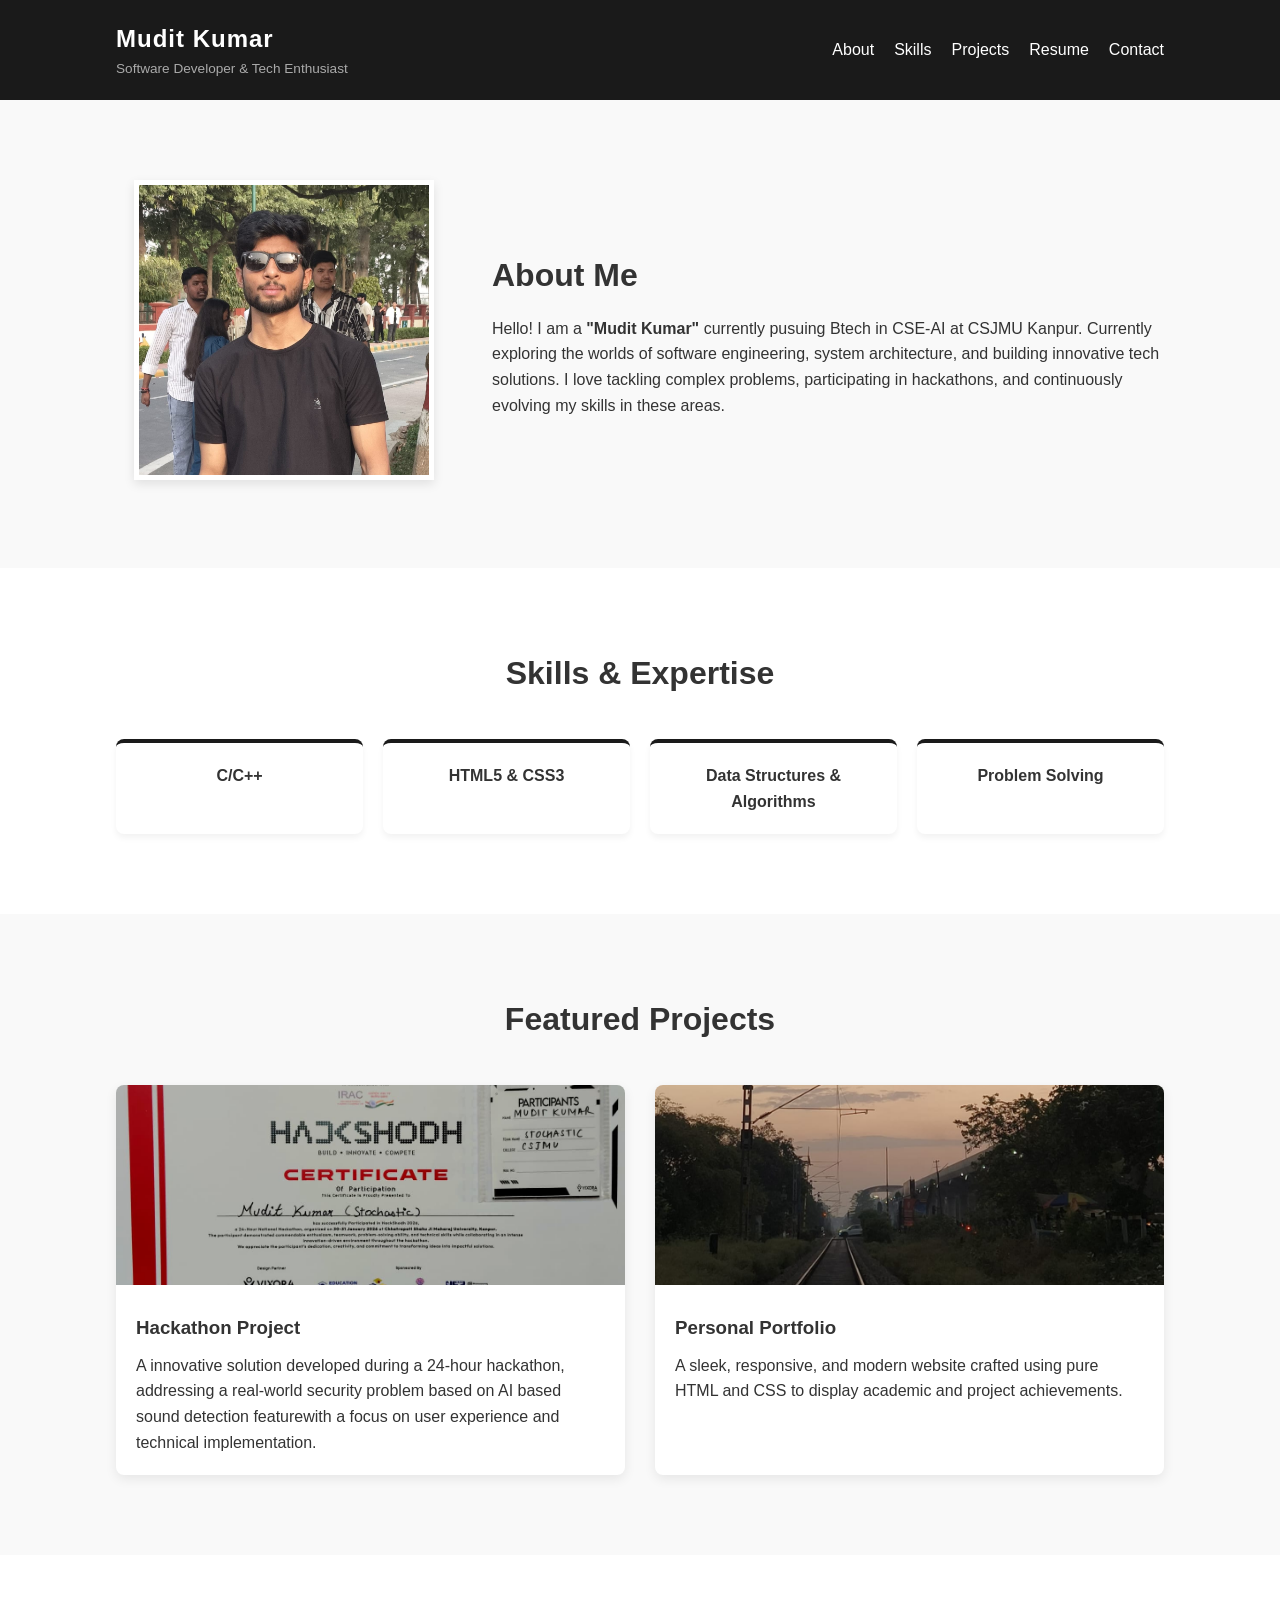
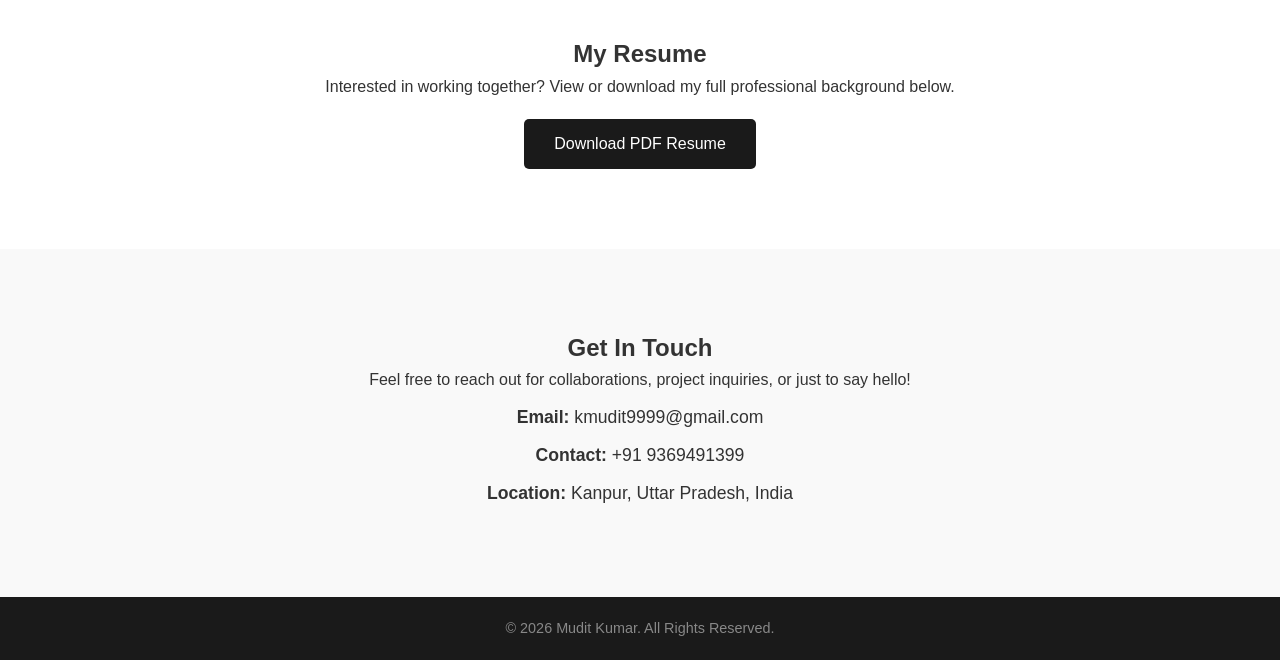
<file: Task_01-Portfolio_page/index.html>
<!DOCTYPE html>
<html lang="en">
<head>
    <meta charset="UTF-8">
    <meta name="viewport" content="width=device-width, initial-scale=1.0">
    <title>Mudit Kumar | Portfolio</title>
    <link rel="stylesheet" href="style.css">
</head>
<body>

    <header>
        <div class="container header-container">
            <div class="logo">
                <h1>Mudit Kumar</h1>
                <p class="tagline">Software Developer & Tech Enthusiast</p>
            </div>
            <nav>
                <ul>
                    <li><a href="#about">About</a></li>
                    <li><a href="#skills">Skills</a></li>
                    <li><a href="#projects">Projects</a></li>
                    <li><a href="#resume">Resume</a></li>
                    <li><a href="#contact">Contact</a></li>
                </ul>
            </nav>
        </div>
    </header>

    <section id="about" class="section bg-light">
        <div class="container about-container">
            <div class="about-img">
                <img src="images_taks_01\My image.jpeg" alt="Mudit Kumar">
            </div>
            <div class="about-text">
                <h2>About Me</h2>
                <p> Hello! I am a<b> "Mudit Kumar"</b> currently pusuing Btech in CSE-AI at CSJMU Kanpur.
                    Currently exploring the worlds of software engineering, system architecture, and building innovative tech solutions. I love tackling complex problems, participating in hackathons, and continuously evolving my skills in these areas.</p>
            </div>
        </div>
    </section>

    <section id="skills" class="section">
        <div class="container">
            <h2 class="section-title">Skills & Expertise</h2>
            <div class="skills-grid">
                <div class="skill-card">C/C++</div>
                <div class="skill-card">HTML5 & CSS3</div>
                <div class="skill-card">Data Structures & Algorithms</div>
                <div class="skill-card">Problem Solving</div>
            </div>
        </div>
    </section>

    <section id="projects" class="section bg-light">
        <div class="container">
            <h2 class="section-title">Featured Projects</h2>
            <div class="projects-grid">
                <div class="project-card">
                    <img src="images_taks_01\Hackathon.jpeg" alt="Project One" class="project-img">
                    <div class="project-info">
                        <h3>Hackathon Project</h3>
                        <p>A innovative solution developed during a 24-hour hackathon, addressing a real-world security problem based on AI based sound detection featurewith a focus on user experience and technical implementation.</p>
                    </div>
                </div>
                <div class="project-card">
                    <img src="images_taks_01/Wheather2.jpeg" alt="Project Two" class="project-img">
                    <div class="project-info">
                        <h3>Personal Portfolio</h3>
                        <p>A sleek, responsive, and modern website crafted using pure HTML and CSS to display academic and project achievements.</p>
                    </div>
                </div>
            </div>
        </div>
    </section>

    <section id="resume" class="section url-section">
        <div class="container text-center">
            <h2>My Resume</h2>
            <p>Interested in working together? View or download my full professional background below.</p>
            <a href="resume.pdf" class="btn" download>Download PDF Resume</a>
        </div>
    </section>

    <section id="contact" class="section bg-light">
        <div class="container text-center">
            <h2>Get In Touch</h2>
            <p>Feel free to reach out for collaborations, project inquiries, or just to say hello!</p>
            <div class="contact-details">
                <p><strong>Email:</strong> kmudit9999@gmail.com</p>
                <p><strong>Contact:</strong> +91 9369491399 </p>
                <p><strong>Location:</strong> Kanpur, Uttar Pradesh, India</p>
            </div>
        </div>
    </section>

    <footer>
        <div class="container text-center">
            <p>&copy; 2026 Mudit Kumar. All Rights Reserved.</p>
        </div>
    </footer>

</body>
</html>
</file>
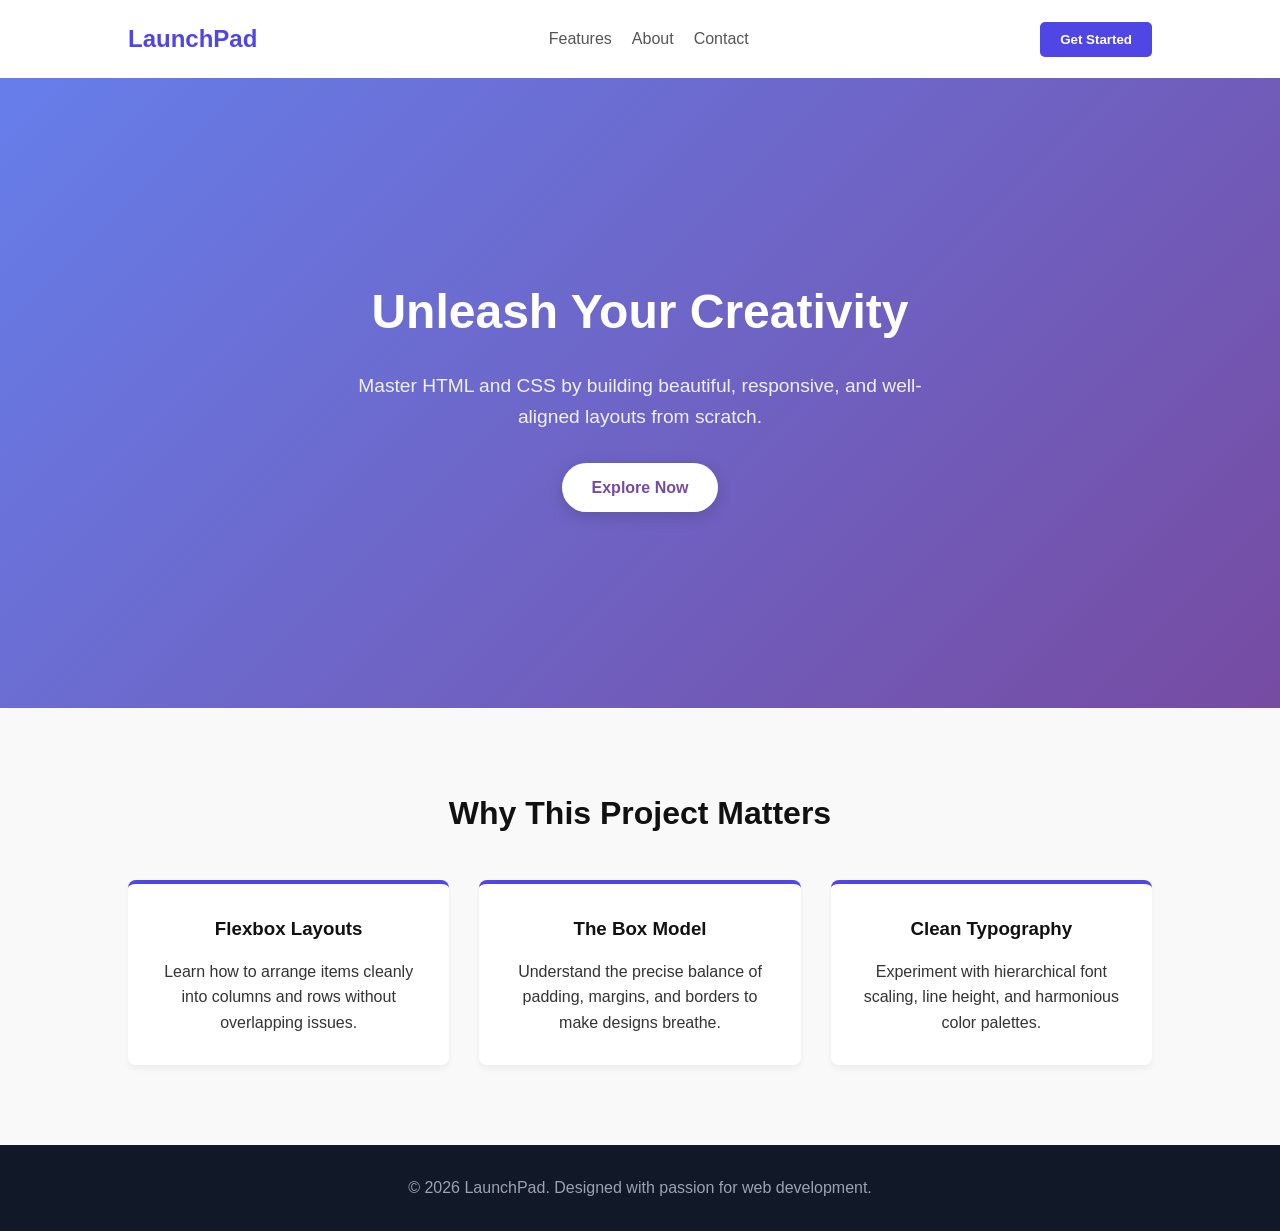
<file: Task_02/index.html>
<!DOCTYPE html>
<html lang="en">
<head>
    <meta charset="UTF-8">
    <meta name="viewport" content="width=device-width, initial-scale=1.0">
    <title>Modern Landing Page</title>
    <link rel="stylesheet" href="style.css">
</head>
<body>

    <header class="navbar">
        <div class="logo">LaunchPad</div>
        <nav>
            <ul class="nav-links">
                <li><a href="#features">Features</a></li>
                <li><a href="#about">About</a></li>
                <li><a href="#contact">Contact</a></li>
            </ul>
        </nav>
        <button class="cta-btn">Get Started</button>
    </header>

    <section class="hero">
        <div class="hero-content">
            <h1>Unleash Your Creativity</h1>
            <p>Master HTML and CSS by building beautiful, responsive, and well-aligned layouts from scratch.</p>
            <a href="#" class="hero-btn">Explore Now</a>
        </div>
    </section>

    <section id="features" class="features-section">
        <h2>Why This Project Matters</h2>
        <div class="feature-grid">
            <div class="feature-card">
                <h3>Flexbox Layouts</h3>
                <p>Learn how to arrange items cleanly into columns and rows without overlapping issues.</p>
            </div>
            <div class="feature-card">
                <h3>The Box Model</h3>
                <p>Understand the precise balance of padding, margins, and borders to make designs breathe.</p>
            </div>
            <div class="feature-card">
                <h3>Clean Typography</h3>
                <p>Experiment with hierarchical font scaling, line height, and harmonious color palettes.</p>
            </div>
        </div>
    </section>

    <footer class="footer">
        <p>&copy; 2026 LaunchPad. Designed with passion for web development.</p>
    </footer>

</body>
</html>
</file>
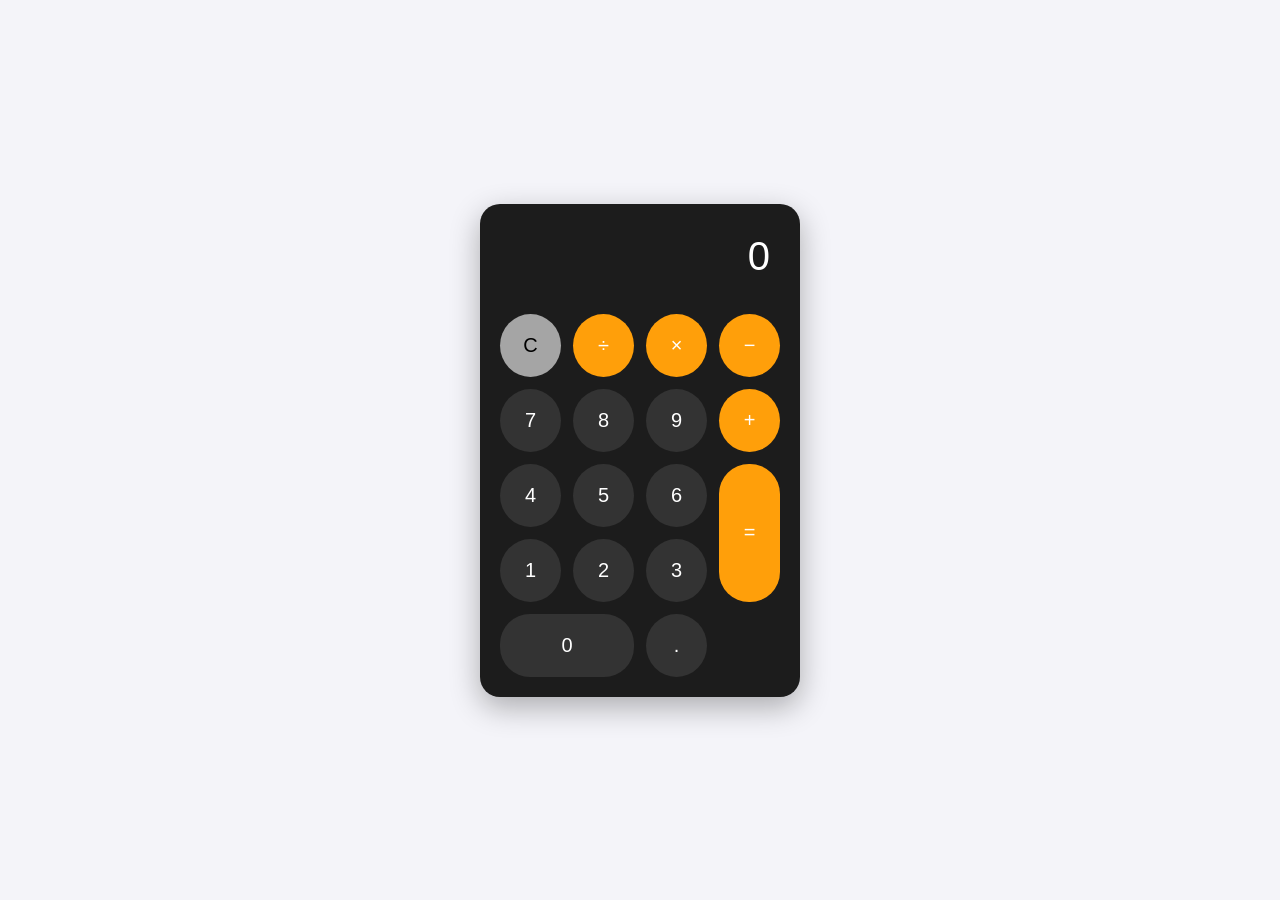
<file: Task_03/index.html>
<!DOCTYPE html>
<html lang="en">
<head>
    <meta charset="UTF-8">
    <meta name="viewport" content="width=device-width, initial-scale=1.0">
    <title>Simple Grid Calculator</title>
    <link rel="stylesheet" href="style.css">
</head>
<body>

    <div class="calculator">
        <div class="display" id="display">0</div>
        
        <div class="buttons">
            <button class="btn clear" data-type="clear">C</button>
            <button class="btn operator" data-type="operator" data-value="/">÷</button>
            <button class="btn operator" data-type="operator" data-value="*">×</button>
            <button class="btn operator" data-type="operator" data-value="-">−</button>
            
            <button class="btn" data-type="number" data-value="7">7</button>
            <button class="btn" data-type="number" data-value="8">8</button>
            <button class="btn" data-type="number" data-value="9">9</button>
            <button class="btn operator" data-type="operator" data-value="+">+</button>
            
            <button class="btn" data-type="number" data-value="4">4</button>
            <button class="btn" data-type="number" data-value="5">5</button>
            <button class="btn" data-type="number" data-value="6">6</button>
            <button class="btn equal" data-type="equal">=</button>
            
            <button class="btn" data-type="number" data-value="1">1</button>
            <button class="btn" data-type="number" data-value="2">2</button>
            <button class="btn" data-type="number" data-value="3">3</button>
            <button class="btn zero" data-type="number" data-value="0">0</button>
            
            <button class="btn" data-type="decimal" data-value=".">.</button>
        </div>
    </div>

    <script src="script.js"></script>
</body>
</html>
</file>
<file: Task_01-Portfolio_page/style.css>
/* --- Reset & Base Styles --- */
* {
    margin: 0;
    padding: 0;
    box-sizing: border-box;
}

body {
    font-family: 'Segoe UI', Tahoma, Geneva, Verdana, sans-serif;
    line-height: 1.6;
    color: #333;
    scroll-behavior: smooth;
}

.container {
    width: 85%;
    max-width: 1100px;
    margin: 0 auto;
    padding: 0 20px;
}

.section {
    padding: 80px 0;
}

.bg-light {
    background-color: #f9f9f9;
}

.section-title {
    text-align: center;
    margin-bottom: 40px;
    font-size: 2rem;
    position: relative;
}

.text-center {
    text-align: center;
}

/* --- Header & Navigation --- */
header {
    background: #1a1a1a;
    color: #fff;
    padding: 20px 0;
    position: sticky;
    top: 0;
    z-index: 100;
}

.header-container {
    display: flex;
    justify-content: space-between;
    align-items: center;
    flex-wrap: wrap;
}

.logo h1 {
    font-size: 1.5rem;
    letter-spacing: 1px;
}

.tagline {
    font-size: 0.85rem;
    color: #aaa;
}

nav ul {
    display: flex;
    list-style: none;
}

nav ul li {
    margin-left: 20px;
}

nav ul li a {
    color: #fff;
    text-decoration: none;
    font-size: 1rem;
    transition: color 0.3s ease;
}

nav ul li a:hover {
    color: #00bcd4;
}

/* --- About Section --- */
.about-container {
    display: flex;
    align-items: center;
    gap: 40px;
    flex-wrap: wrap;
}

.about-img {
    flex: 1;
    min-width: 250px;
    text-align: center;
}

.about-img img {
    width: 300px;
    height: 300px;
    /* border-radius: 50%; */
    object-fit: cover;
    border: 5px solid #fff;
    box-shadow: 0 4px 10px rgba(0,0,0,0.1);
}

.about-text {
    flex: 2;
    min-width: 300px;
}

.about-text h2 {
    margin-bottom: 15px;
    font-size: 2rem;
}

/* --- Skills Section --- */
.skills-grid {
    display: grid;
    grid-template-columns: repeat(auto-fit, minmax(180px, 1fr));
    gap: 20px;
    text-align: center;
}

.skill-card {
    background: #fff;
    padding: 20px;
    border-radius: 8px;
    box-shadow: 0 4px 6px rgba(0,0,0,0.05);
    border-top: 4px solid #1a1a1a;
    font-weight: bold;
    transition: transform 0.3s ease;
}

.skill-card:hover {
    transform: translateY(-5px);
}

/* --- Projects Section --- */
.projects-grid {
    display: grid;
    grid-template-columns: repeat(auto-fit, minmax(300px, 1fr));
    gap: 30px;
}

.project-card {
    background: #fff;
    border-radius: 8px;
    overflow: hidden;
    box-shadow: 0 4px 12px rgba(0,0,0,0.08);
}

.project-img {
    width: 100%;
    height: 200px;
    object-fit: cover;
}

.project-info {
    padding: 20px;
}

.project-info h3 {
    margin-bottom: 10px;
}

/* --- Buttons & Action Links --- */
.btn {
    display: inline-block;
    background: #1a1a1a;
    color: #fff;
    padding: 12px 30px;
    text-decoration: none;
    border-radius: 5px;
    margin-top: 20px;
    transition: background 0.3s ease;
}

.btn:hover {
    background: #00bcd4;
}

.contact-details p {
    margin: 10px 0;
    font-size: 1.1rem;
}

/* --- Footer --- */
footer {
    background: #1a1a1a;
    color: #888;
    padding: 20px 0;
    font-size: 0.9rem;
}

/* --- Responsive Media Queries --- */
@media (max-width: 768px) {
    .header-container {
        flex-direction: column;
        text-align: center;
    }
    
    nav ul {
        margin-top: 15px;
    }
    
    nav ul li {
        margin: 0 10px;
    }
    
    .about-container {
        flex-direction: column;
        text-align: center;
    }
}
</file>
<file: Task_02/style.css>
/* --- Base Resets --- */
* {
    margin: 0;
    padding: 0;
    box-sizing: border-box;
}

body {
    font-family: 'Segoe UI', Tahoma, Geneva, Verdana, sans-serif;
    line-height: 1.6;
    color: #333;
    background-color: #f9f9f9;
}

/* --- Navigation Bar --- */
.navbar {
    display: flex;
    justify-content: space-between;
    align-items: center;
    padding: 20px 10%;
    background-color: #ffffff;
    box-shadow: 0 2px 5px rgba(0,0,0,0.05);
}

.logo {
    font-size: 24px;
    font-weight: bold;
    color: #4f46e5; /* Trendy Indigo */
}

.nav-links {
    list-style: none;
    display: flex;
    gap: 20px;
}

.nav-links a {
    text-decoration: none;
    color: #555;
    font-weight: 500;
    transition: color 0.3s;
}

.nav-links a:hover {
    color: #4f46e5;
}

.cta-btn {
    background-color: #4f46e5;
    color: white;
    border: none;
    padding: 10px 20px;
    border-radius: 5px;
    cursor: pointer;
    font-weight: 600;
}

/* --- Hero Section --- */
.hero {
    background: linear-gradient(135deg, #667eea 0%, #764ba2 100%);
    color: white;
    min-height: 70vh; /* Scalable height to prevent overlap */
    display: flex;
    justify-content: center;
    align-items: center;
    text-align: center;
    padding: 40px 20px;
}

.hero-content h1 {
    font-size: 3rem;
    margin-bottom: 20px;
}

.hero-content p {
    font-size: 1.2rem;
    max-width: 600px;
    margin: 0 auto 30px auto;
    opacity: 0.9;
}

.hero-btn {
    display: inline-block;
    background-color: #ffffff;
    color: #764ba2;
    padding: 12px 30px;
    text-decoration: none;
    border-radius: 25px;
    font-weight: bold;
    box-shadow: 0 4px 15px rgba(0,0,0,0.15);
    transition: transform 0.2s;
}

.hero-btn:hover {
    transform: translateY(-2px);
}

/* --- Features Section (Columns) --- */
.features-section {
    padding: 80px 10%;
    text-align: center;
}

.features-section h2 {
    margin-bottom: 40px;
    font-size: 2rem;
    color: #111;
}

.feature-grid {
    display: flex;
    justify-content: space-between;
    gap: 30px;
    flex-wrap: wrap; /* Keeps it responsive on small screens */
}

.feature-card {
    background: white;
    flex: 1;
    min-width: 250px; /* Prevents columns from squeezing too tight */
    padding: 30px;
    border-radius: 8px;
    box-shadow: 0 4px 6px rgba(0,0,0,0.05);
    border-top: 4px solid #4f46e5;
}

.feature-card h3 {
    margin-bottom: 15px;
    color: #111;
}

/* --- Footer --- */
.footer {
    background-color: #111827;
    color: #9ca3af;
    text-align: center;
    padding: 30px 20px;
    margin-top: auto;
}
</file>
<file: Task_03/style.css>
* {
    box-sizing: border-box;
    margin: 0;
    padding: 0;
    font-family: 'Segoe UI', Tahoma, Geneva, Verdana, sans-serif;
}

body {
    display: flex;
    justify-content: center;
    align-items: center;
    min-height: 100vh;
    background-color: #f4f4f9;
}

.calculator {
    width: 320px;
    background-color: #1c1c1c;
    border-radius: 20px;
    padding: 20px;
    box-shadow: 0px 10px 30px rgba(0, 0, 0, 0.3);
}

.display {
    width: 100%;
    height: 70px;
    background-color: #1c1c1c;
    color: #ffffff;
    text-align: right;
    font-size: 2.5rem;
    padding: 10px;
    margin-bottom: 20px;
    overflow-x: auto;
    white-space: nowrap;
}

/* CSS Grid Setup */
.buttons {
    display: grid;
    grid-template-columns: repeat(4, 1fr);
    grid-gap: 12px;
}

.btn {
    padding: 20px;
    font-size: 1.25rem;
    border: none;
    border-radius: 50%;
    background-color: #333333;
    color: white;
    cursor: pointer;
    transition: background 0.2s;
}

.btn:active {
    filter: brightness(1.3);
}

.operator {
    background-color: #ff9f0a;
}

.clear {
    background-color: #a5a5a5;
    color: black;
}

.equal {
    background-color: #ff9f0a;
    grid-row: span 2; /* Spans down two rows */
    border-radius: 30px;
}

.zero {
    grid-column: span 2; /* Spans across two columns */
    border-radius: 30px;
}
</file>
